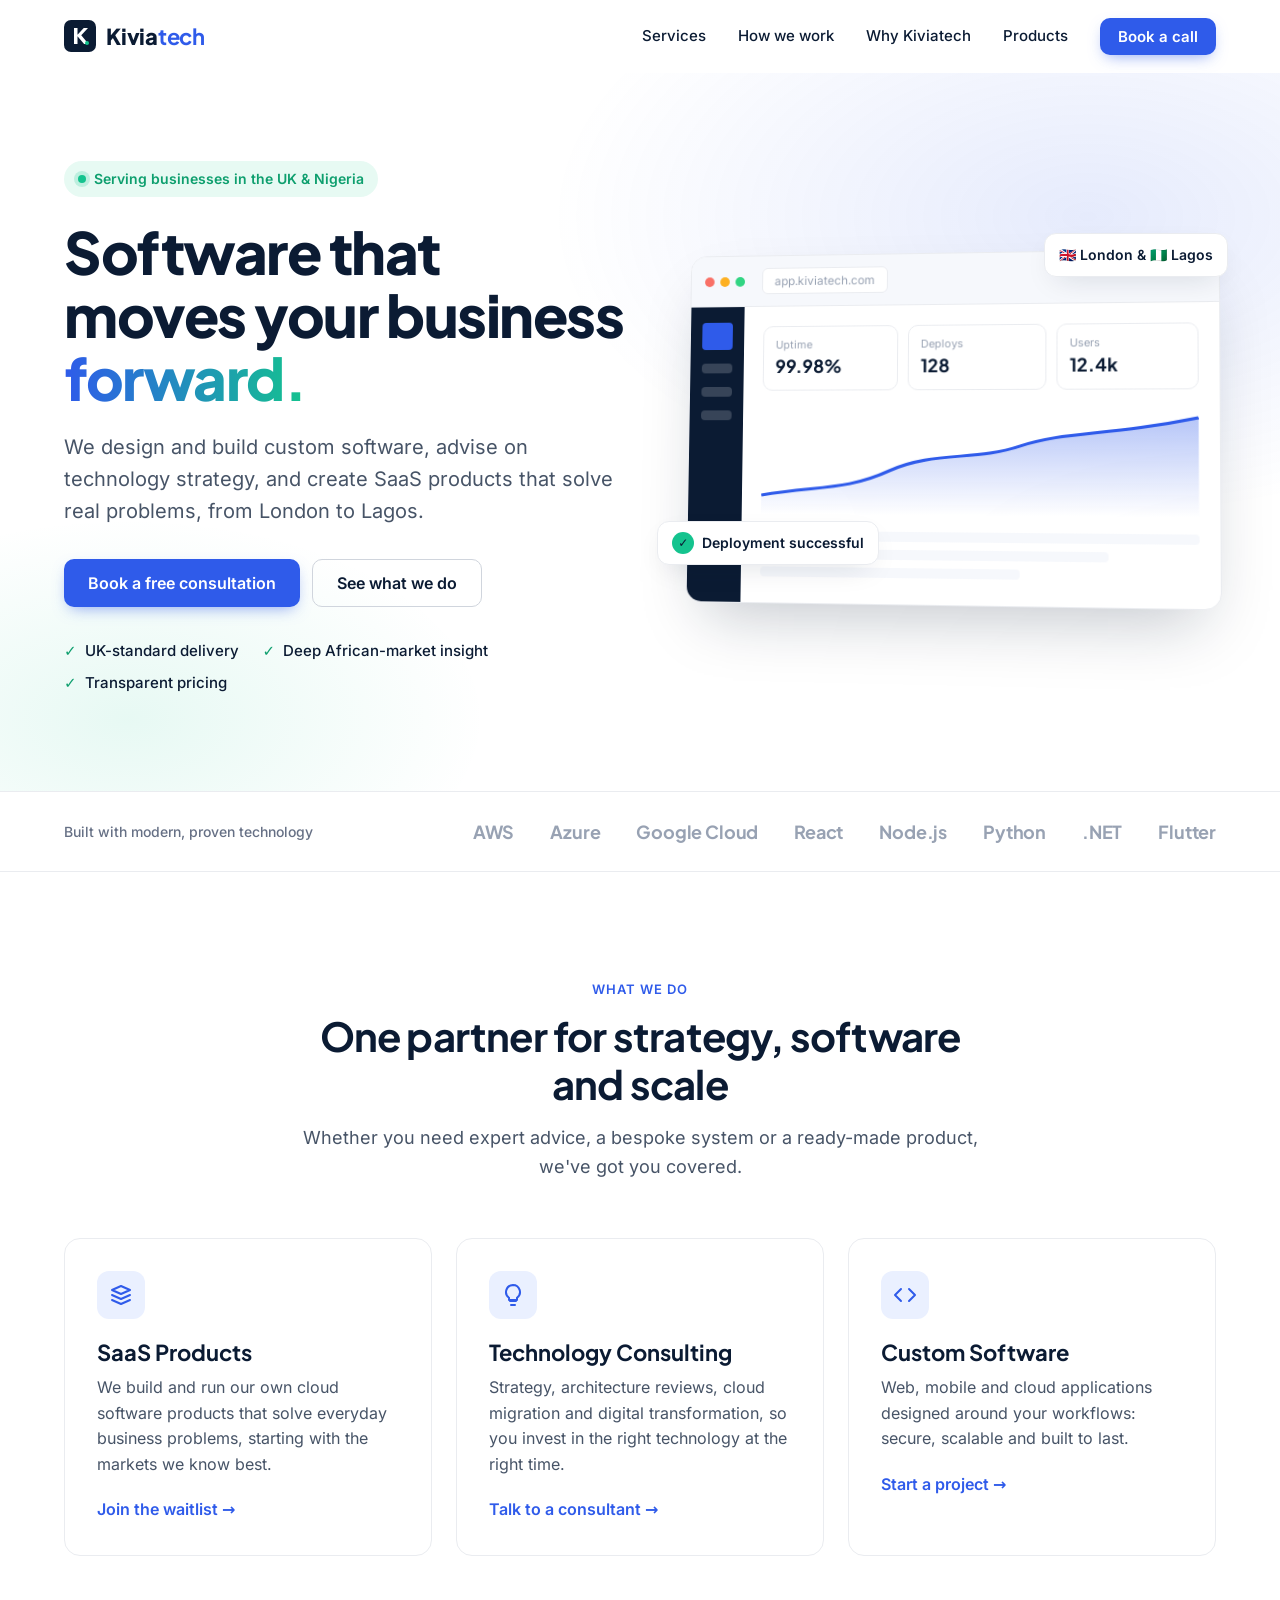
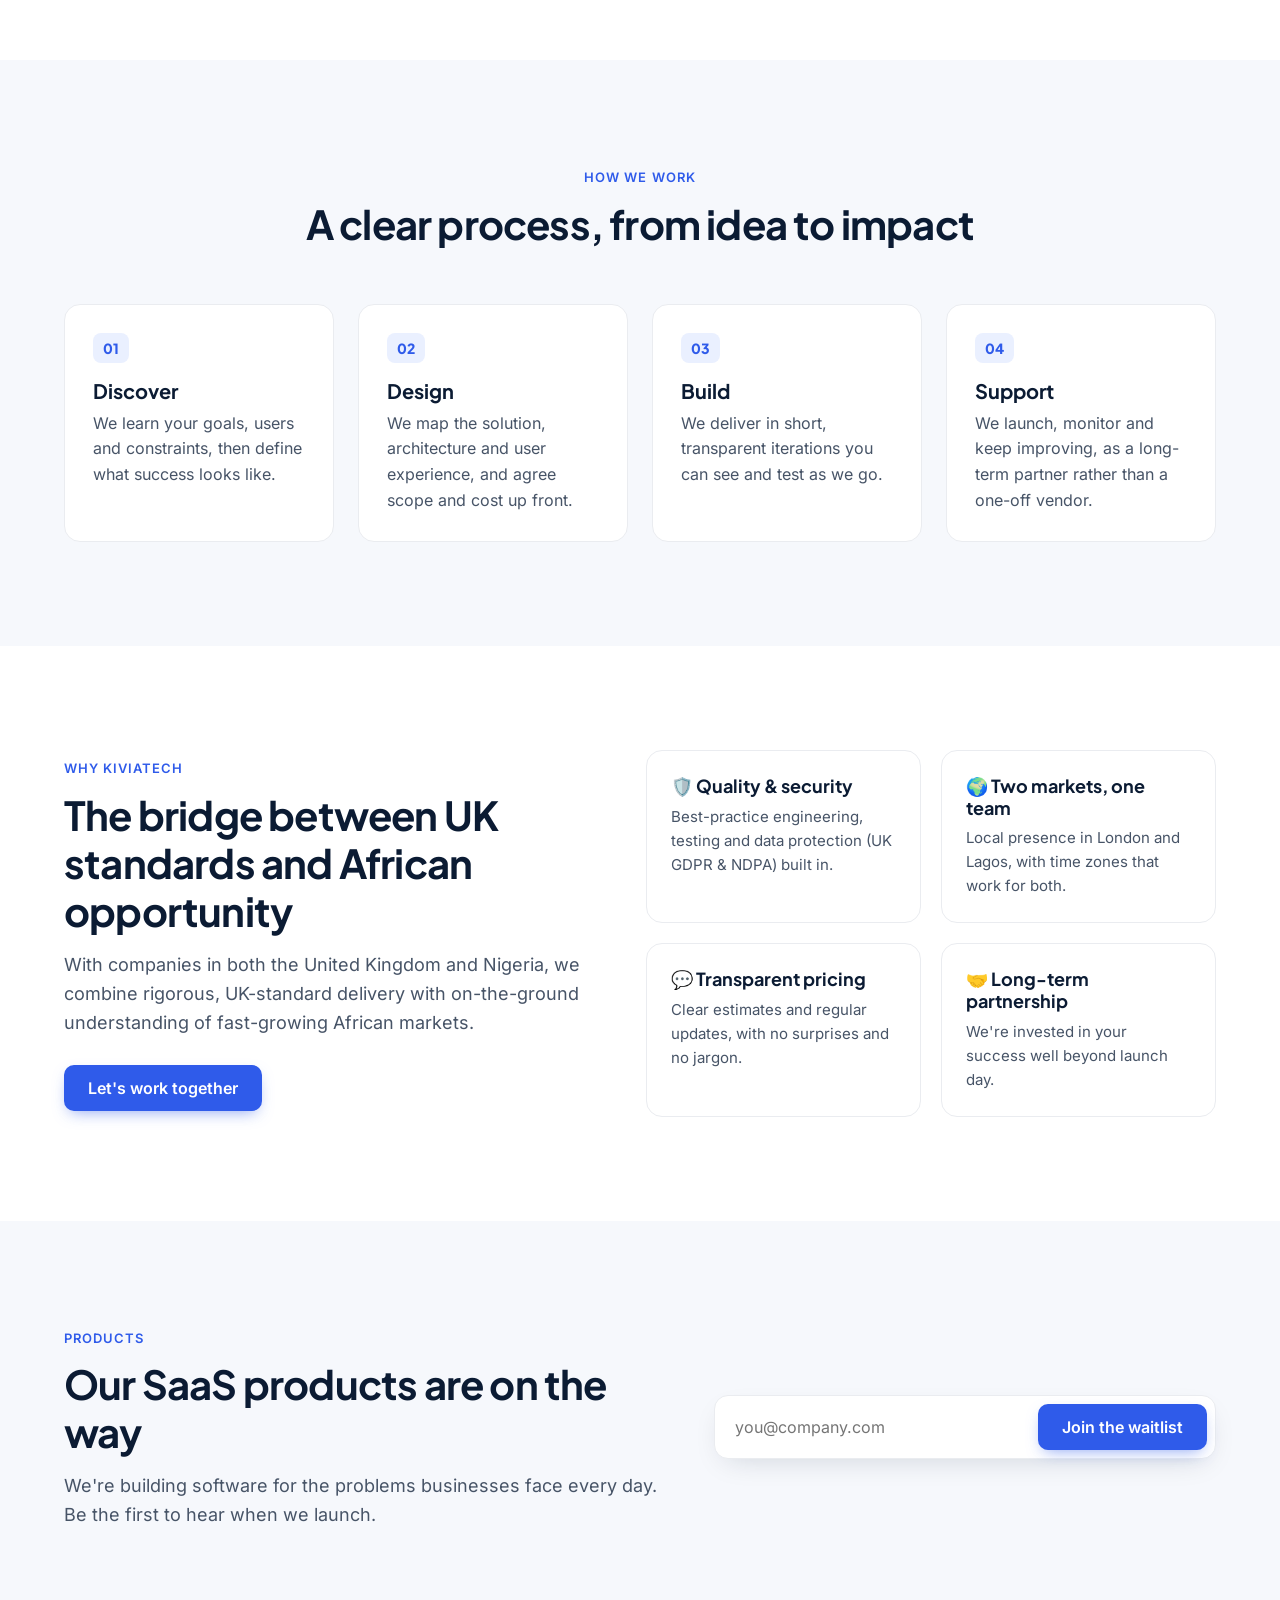
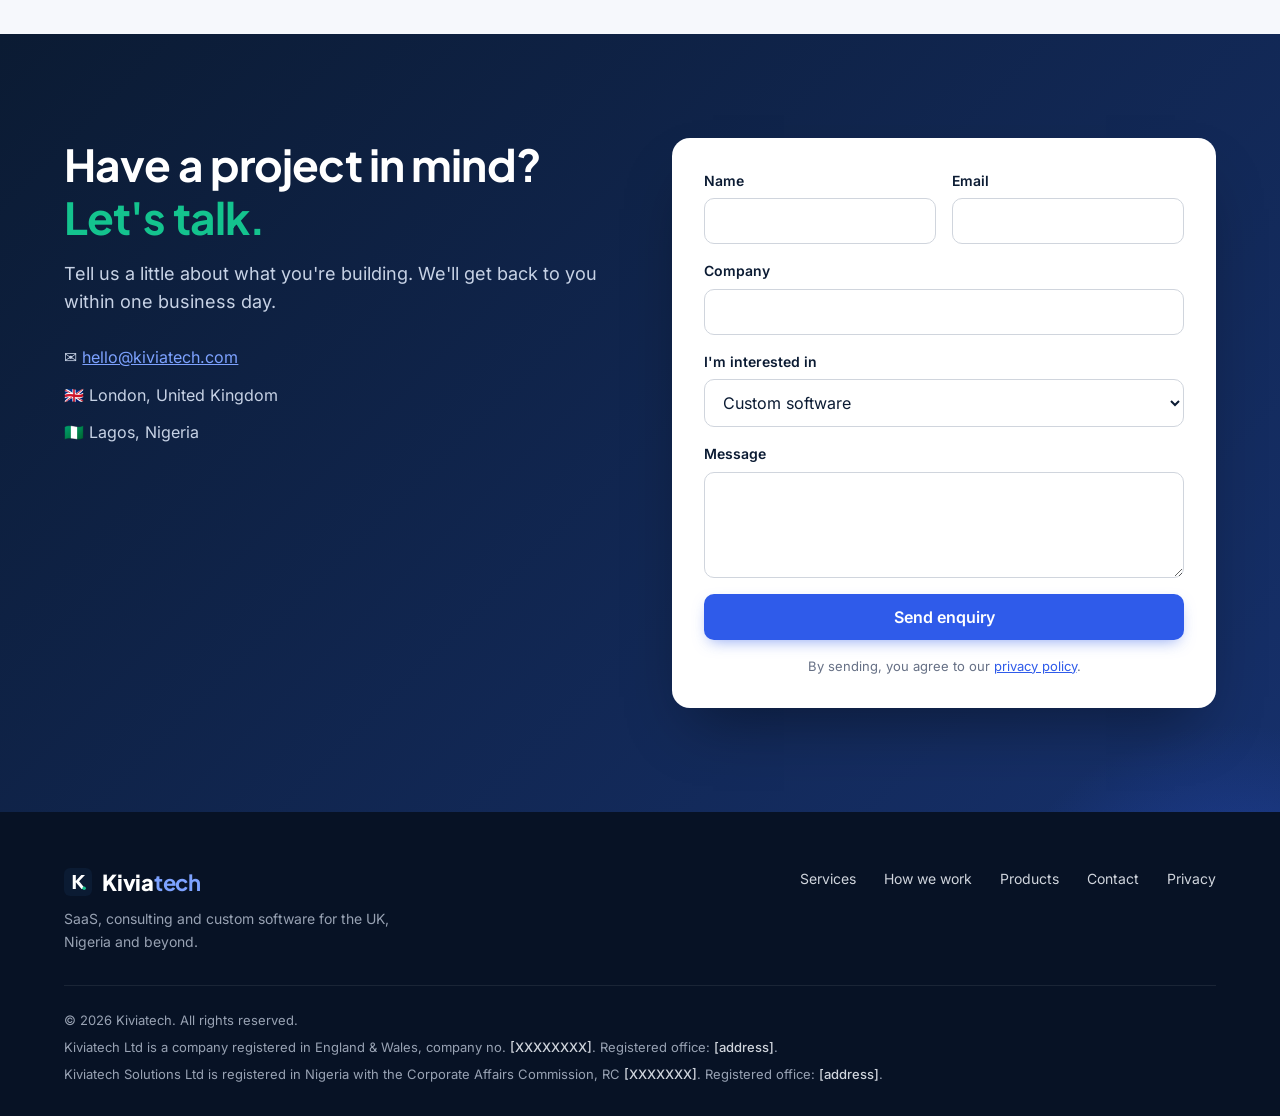
<file: index.html>
<!DOCTYPE html>
<html lang="en-GB">
<head>
  <meta charset="UTF-8">
  <meta name="viewport" content="width=device-width, initial-scale=1">
  <title>Kiviatech | SaaS, Consulting &amp; Custom Software (UK &amp; Nigeria)</title>
  <meta name="description" content="Kiviatech designs and builds custom software, advises on technology strategy, and creates SaaS products for businesses in the UK, Nigeria and beyond.">
  <meta property="og:title" content="Kiviatech | Software that moves your business forward">
  <meta property="og:description" content="SaaS products, technology consulting and custom software, from London to Lagos.">
  <meta property="og:type" content="website">
  <meta property="og:url" content="https://kiviatech.com">
  <meta name="theme-color" content="#0B1B33">
  <link rel="icon" href="assets/favicon.svg" type="image/svg+xml">
  <link rel="preload" href="assets/fonts/inter.woff2" as="font" type="font/woff2" crossorigin>
  <link rel="preload" href="assets/fonts/plus-jakarta-sans.woff2" as="font" type="font/woff2" crossorigin>
  <link rel="stylesheet" href="styles.css">
</head>
<body>
  <a class="skip" href="#main">Skip to content</a>

  <header class="nav" id="top">
    <div class="wrap nav__inner">
      <a href="#top" class="logo" aria-label="Kiviatech home">
        <img src="assets/favicon.svg" alt="" width="32" height="32">
        <span>Kivia<b>tech</b></span>
      </a>
      <button class="nav__toggle" aria-expanded="false" aria-controls="menu" aria-label="Open menu"><span></span><span></span><span></span></button>
      <nav id="menu" class="nav__menu" aria-label="Main">
        <a href="#services">Services</a>
        <a href="#process">How we work</a>
        <a href="#why">Why Kiviatech</a>
        <a href="#products">Products</a>
        <a href="#contact" class="btn btn--sm">Book a call</a>
      </nav>
    </div>
  </header>

  <main id="main">
    <!-- Hero -->
    <section class="hero">
      <div class="wrap hero__grid">
        <div class="hero__copy">
          <span class="badge"><span class="dot"></span> Serving businesses in the UK &amp; Nigeria</span>
          <h1>Software that moves your business <span class="grad">forward.</span></h1>
          <p class="lead">We design and build custom software, advise on technology strategy, and create SaaS products that solve real problems, from London to Lagos.</p>
          <div class="hero__cta">
            <a href="#contact" class="btn">Book a free consultation</a>
            <a href="#services" class="btn btn--ghost">See what we do</a>
          </div>
          <ul class="hero__points">
            <li>UK-standard delivery</li>
            <li>Deep African-market insight</li>
            <li>Transparent pricing</li>
          </ul>
        </div>
        <div class="hero__visual" aria-hidden="true">
          <div class="mock">
            <div class="mock__bar"><i></i><i></i><i></i><span>app.kiviatech.com</span></div>
            <div class="mock__body">
              <div class="mock__side"><b></b><b></b><b></b><b></b></div>
              <div class="mock__main">
                <div class="mock__stats">
                  <div><small>Uptime</small><strong>99.98%</strong></div>
                  <div><small>Deploys</small><strong>128</strong></div>
                  <div><small>Users</small><strong>12.4k</strong></div>
                </div>
                <svg class="mock__chart" viewBox="0 0 300 110" preserveAspectRatio="none">
                  <defs><linearGradient id="g" x1="0" x2="0" y1="0" y2="1"><stop offset="0" stop-color="#2F5BEA" stop-opacity=".35"/><stop offset="1" stop-color="#2F5BEA" stop-opacity="0"/></linearGradient></defs>
                  <path d="M0 90 C40 80 60 85 90 65 S150 55 180 40 240 30 300 12 V110 H0Z" fill="url(#g)"/>
                  <path d="M0 90 C40 80 60 85 90 65 S150 55 180 40 240 30 300 12" fill="none" stroke="#2F5BEA" stroke-width="3"/>
                </svg>
                <div class="mock__rows"><span></span><span></span><span></span></div>
              </div>
            </div>
          </div>
          <div class="float float--a"><span class="tick">✓</span> Deployment successful</div>
          <div class="float float--b">🇬🇧 London &amp; 🇳🇬 Lagos</div>
        </div>
      </div>
    </section>

    <!-- Trust strip -->
    <section class="strip">
      <div class="wrap strip__inner">
        <p>Built with modern, proven technology</p>
        <ul>
          <li>AWS</li><li>Azure</li><li>Google Cloud</li><li>React</li><li>Node.js</li><li>Python</li><li>.NET</li><li>Flutter</li>
        </ul>
      </div>
    </section>

    <!-- Services -->
    <section class="section" id="services">
      <div class="wrap">
        <div class="section__head">
          <span class="eyebrow">What we do</span>
          <h2>One partner for strategy, software and scale</h2>
          <p>Whether you need expert advice, a bespoke system or a ready-made product, we've got you covered.</p>
        </div>
        <div class="cards">
          <article class="card reveal">
            <div class="icon"><svg viewBox="0 0 24 24"><path d="M3 7l9-4 9 4-9 4-9-4zm0 5l9 4 9-4M3 17l9 4 9-4"/></svg></div>
            <h3>SaaS Products</h3>
            <p>We build and run our own cloud software products that solve everyday business problems, starting with the markets we know best.</p>
            <a href="#products" class="link">Join the waitlist →</a>
          </article>
          <article class="card reveal">
            <div class="icon"><svg viewBox="0 0 24 24"><path d="M9 18h6M10 22h4M12 2a7 7 0 0 0-4 12.7V17h8v-2.3A7 7 0 0 0 12 2z"/></svg></div>
            <h3>Technology Consulting</h3>
            <p>Strategy, architecture reviews, cloud migration and digital transformation, so you invest in the right technology at the right time.</p>
            <a href="#contact" class="link">Talk to a consultant →</a>
          </article>
          <article class="card reveal">
            <div class="icon"><svg viewBox="0 0 24 24"><path d="M16 18l6-6-6-6M8 6l-6 6 6 6"/></svg></div>
            <h3>Custom Software</h3>
            <p>Web, mobile and cloud applications designed around your workflows: secure, scalable and built to last.</p>
            <a href="#contact" class="link">Start a project →</a>
          </article>
        </div>
      </div>
    </section>

    <!-- Process -->
    <section class="section section--alt" id="process">
      <div class="wrap">
        <div class="section__head">
          <span class="eyebrow">How we work</span>
          <h2>A clear process, from idea to impact</h2>
        </div>
        <ol class="steps">
          <li class="reveal"><span>01</span><h3>Discover</h3><p>We learn your goals, users and constraints, then define what success looks like.</p></li>
          <li class="reveal"><span>02</span><h3>Design</h3><p>We map the solution, architecture and user experience, and agree scope and cost up front.</p></li>
          <li class="reveal"><span>03</span><h3>Build</h3><p>We deliver in short, transparent iterations you can see and test as we go.</p></li>
          <li class="reveal"><span>04</span><h3>Support</h3><p>We launch, monitor and keep improving, as a long-term partner rather than a one-off vendor.</p></li>
        </ol>
      </div>
    </section>

    <!-- Why -->
    <section class="section" id="why">
      <div class="wrap why">
        <div class="why__copy">
          <span class="eyebrow">Why Kiviatech</span>
          <h2>The bridge between UK standards and African opportunity</h2>
          <p>With companies in both the United Kingdom and Nigeria, we combine rigorous, UK-standard delivery with on-the-ground understanding of fast-growing African markets.</p>
          <a href="#contact" class="btn">Let's work together</a>
        </div>
        <div class="why__grid">
          <div class="feature reveal"><h3>🛡️ Quality &amp; security</h3><p>Best-practice engineering, testing and data protection (UK GDPR &amp; NDPA) built in.</p></div>
          <div class="feature reveal"><h3>🌍 Two markets, one team</h3><p>Local presence in London and Lagos, with time zones that work for both.</p></div>
          <div class="feature reveal"><h3>💬 Transparent pricing</h3><p>Clear estimates and regular updates, with no surprises and no jargon.</p></div>
          <div class="feature reveal"><h3>🤝 Long-term partnership</h3><p>We're invested in your success well beyond launch day.</p></div>
        </div>
      </div>
    </section>

    <!-- Products / waitlist -->
    <section class="section section--alt" id="products">
      <div class="wrap waitlist">
        <div>
          <span class="eyebrow">Products</span>
          <h2>Our SaaS products are on the way</h2>
          <p>We're building software for the problems businesses face every day. Be the first to hear when we launch.</p>
        </div>
        <form class="waitlist__form" data-subject="Kiviatech product waitlist">
          <label for="wl-email" class="sr">Email address</label>
          <input id="wl-email" name="email" type="email" placeholder="you@company.com" required>
          <button class="btn" type="submit">Join the waitlist</button>
        </form>
      </div>
    </section>

    <!-- CTA / Contact -->
    <section class="cta" id="contact">
      <div class="wrap cta__grid">
        <div>
          <h2>Have a project in mind? <span class="accent">Let's talk.</span></h2>
          <p>Tell us a little about what you're building. We'll get back to you within one business day.</p>
          <ul class="contact">
            <li>✉️ <a href="mailto:hello@kiviatech.com">hello@kiviatech.com</a></li>
            <li>🇬🇧 London, United Kingdom</li>
            <li>🇳🇬 Lagos, Nigeria</li>
          </ul>
        </div>
        <form class="form" data-subject="New enquiry from kiviatech.com">
          <div class="form__row">
            <label>Name<input name="name" required autocomplete="name"></label>
            <label>Email<input name="email" type="email" required autocomplete="email"></label>
          </div>
          <label>Company<input name="company" autocomplete="organization"></label>
          <label>I'm interested in
            <select name="interest">
              <option>Custom software</option>
              <option>Technology consulting</option>
              <option>SaaS products</option>
              <option>Something else</option>
            </select>
          </label>
          <label>Message<textarea name="message" rows="4" required></textarea></label>
          <button class="btn btn--full" type="submit">Send enquiry</button>
          <p class="form__note">By sending, you agree to our <a href="privacy.html">privacy policy</a>.</p>
        </form>
      </div>
    </section>
  </main>

  <footer class="footer">
    <div class="wrap">
      <div class="footer__top">
        <div>
          <a href="#top" class="logo logo--light"><img src="assets/favicon.svg" alt="" width="28" height="28"><span>Kivia<b>tech</b></span></a>
          <p>SaaS, consulting and custom software for the UK, Nigeria and beyond.</p>
        </div>
        <nav aria-label="Footer">
          <a href="#services">Services</a><a href="#process">How we work</a><a href="#products">Products</a><a href="#contact">Contact</a><a href="privacy.html">Privacy</a>
        </nav>
      </div>
      <div class="footer__legal">
        <p>© <span id="year">2026</span> Kiviatech. All rights reserved.</p>
        <p>Kiviatech Ltd is a company registered in England &amp; Wales, company no. <strong>[XXXXXXXX]</strong>. Registered office: <strong>[address]</strong>.</p>
        <p>Kiviatech Solutions Ltd is registered in Nigeria with the Corporate Affairs Commission, RC <strong>[XXXXXXX]</strong>. Registered office: <strong>[address]</strong>.</p>
      </div>
    </div>
  </footer>

  <script src="script.js"></script>
</body>
</html>
</file>
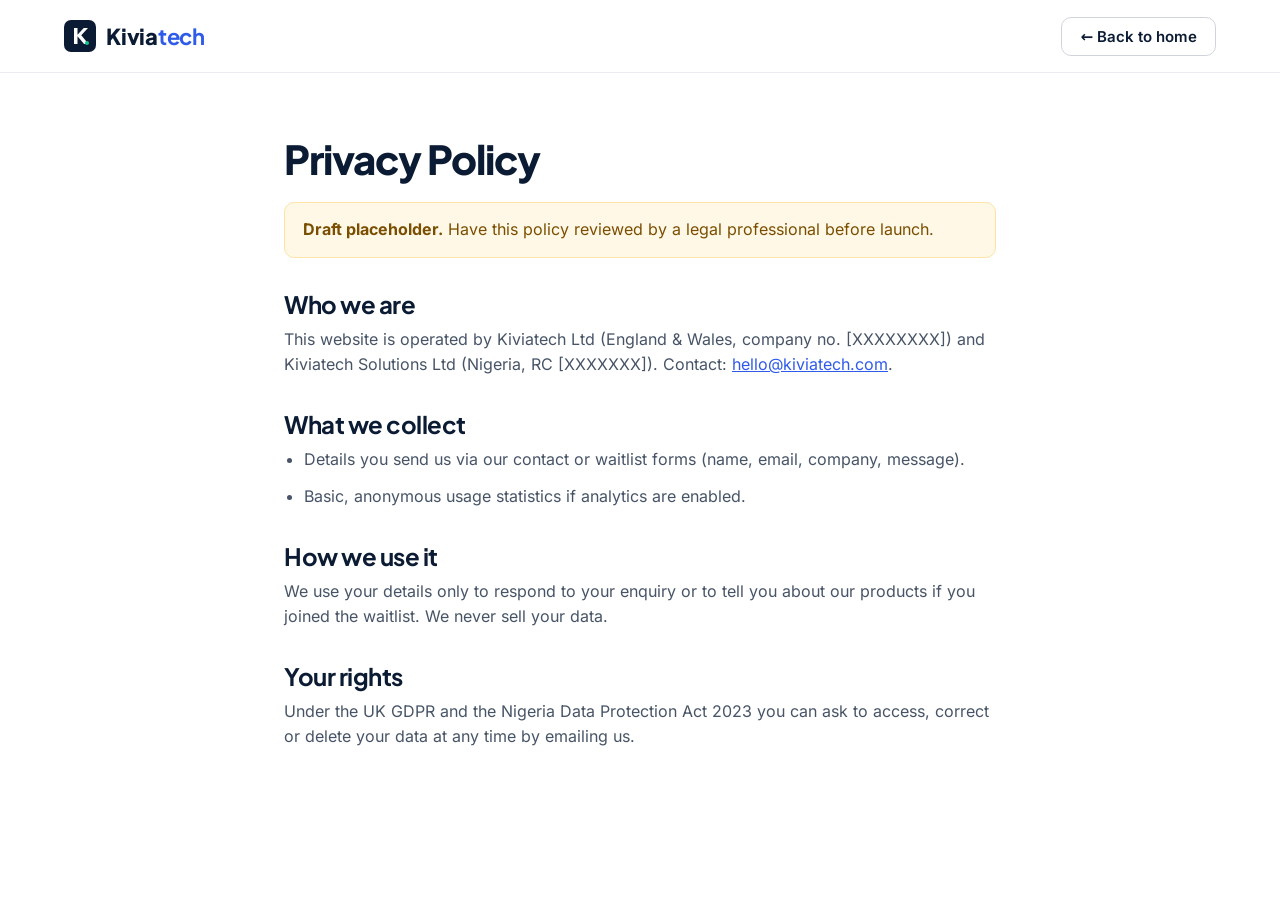
<file: privacy.html>
<!DOCTYPE html>
<html lang="en-GB">
<head>
  <meta charset="UTF-8"><meta name="viewport" content="width=device-width, initial-scale=1">
  <title>Privacy Policy | Kiviatech</title>
  <meta name="robots" content="noindex">
  <link rel="icon" href="assets/favicon.svg" type="image/svg+xml">
  <link rel="stylesheet" href="styles.css">
  <style>.doc{max-width:760px;padding:64px 24px 96px}.doc h1{font-size:40px}.doc h2{font-size:24px;margin:32px 0 8px}.doc p,.doc li{margin-bottom:12px}.doc ul{padding-left:20px}.note{background:#FFF8E6;border:1px solid #FDE3A7;color:#7A4E00;padding:14px 18px;border-radius:10px;margin:16px 0 24px}</style>
</head>
<body>
  <header class="nav scrolled"><div class="wrap nav__inner"><a href="index.html" class="logo"><img src="assets/favicon.svg" alt="" width="32" height="32"><span>Kivia<b>tech</b></span></a><a href="index.html" class="btn btn--sm btn--ghost">← Back to home</a></div></header>
  <main class="wrap doc">
    <h1>Privacy Policy</h1>
    <div class="note"><strong>Draft placeholder.</strong> Have this policy reviewed by a legal professional before launch.</div>
    <h2>Who we are</h2>
    <p>This website is operated by Kiviatech Ltd (England &amp; Wales, company no. [XXXXXXXX]) and Kiviatech Solutions Ltd (Nigeria, RC [XXXXXXX]). Contact: <a href="mailto:hello@kiviatech.com">hello@kiviatech.com</a>.</p>
    <h2>What we collect</h2>
    <ul><li>Details you send us via our contact or waitlist forms (name, email, company, message).</li><li>Basic, anonymous usage statistics if analytics are enabled.</li></ul>
    <h2>How we use it</h2>
    <p>We use your details only to respond to your enquiry or to tell you about our products if you joined the waitlist. We never sell your data.</p>
    <h2>Your rights</h2>
    <p>Under the UK GDPR and the Nigeria Data Protection Act 2023 you can ask to access, correct or delete your data at any time by emailing us.</p>
  </main>
</body>
</html>
</file>
<file: styles.css>
/* Self-hosted fonts (SIL Open Font License, see assets/fonts) */
@font-face{font-family:"Inter";font-style:normal;font-weight:100 900;font-display:swap;src:url("assets/fonts/inter.woff2") format("woff2")}
@font-face{font-family:"Plus Jakarta Sans";font-style:normal;font-weight:200 800;font-display:swap;src:url("assets/fonts/plus-jakarta-sans.woff2") format("woff2")}
:root{
  --navy:#0B1B33;--navy-2:#16306B;--blue:#2F5BEA;--blue-d:#2449C4;--green:#14C38E;--deep-green:#0E9F6E;
  --sky:#7DA2FF;--slate:#475467;--line:#EAECF0;--mist:#F6F8FC;--white:#fff;
  --radius:12px;--shadow:0 10px 30px -12px rgba(11,27,51,.18);
  --font-head:"Plus Jakarta Sans",system-ui,sans-serif;--font-body:Inter,system-ui,sans-serif;
}
*{box-sizing:border-box;margin:0;padding:0}
html{scroll-behavior:smooth;scroll-padding-top:80px}
body{font-family:var(--font-body);color:var(--slate);background:var(--white);line-height:1.6;-webkit-font-smoothing:antialiased}
img,svg{display:block;max-width:100%}
a{color:var(--blue)}
h1,h2,h3{font-family:var(--font-head);color:var(--navy);line-height:1.2}
.wrap{max-width:1200px;margin:0 auto;padding:0 24px}
.sr{position:absolute;width:1px;height:1px;overflow:hidden;clip:rect(0 0 0 0)}
.skip{position:absolute;left:-999px;top:8px;background:var(--navy);color:#fff;padding:8px 14px;border-radius:8px;z-index:100}
.skip:focus{left:8px}
:focus-visible{outline:3px solid var(--sky);outline-offset:2px}

/* Buttons */
.btn{display:inline-flex;align-items:center;justify-content:center;gap:8px;background:var(--blue);color:#fff;border:0;font:600 16px/1 var(--font-body);padding:15px 24px;border-radius:10px;text-decoration:none;cursor:pointer;transition:background .2s,transform .2s,box-shadow .2s;box-shadow:0 6px 16px -6px rgba(47,91,234,.6)}
.btn:hover{background:var(--blue-d);transform:translateY(-1px)}
.btn--ghost{background:transparent;color:var(--navy);border:1px solid #D0D5DD;box-shadow:none}
.btn--ghost:hover{background:var(--mist)}
.btn--sm{padding:11px 18px;font-size:15px}
.btn--full{width:100%}

/* Nav */
.nav{position:sticky;top:0;z-index:50;background:rgba(255,255,255,.85);backdrop-filter:saturate(180%) blur(12px);border-bottom:1px solid transparent;transition:border-color .2s}
.nav.scrolled{border-color:var(--line)}
.nav__inner{display:flex;align-items:center;justify-content:space-between;height:72px}
.logo{display:flex;align-items:center;gap:10px;text-decoration:none;font:800 22px var(--font-head);color:var(--navy);letter-spacing:-.01em}
.logo b{color:var(--blue)}
.logo--light{color:#fff}.logo--light b{color:var(--sky)}
.nav__menu{display:flex;align-items:center;gap:32px}
.nav__menu a:not(.btn){color:var(--navy);text-decoration:none;font-weight:500;font-size:15px}
.nav__menu a:not(.btn):hover{color:var(--blue)}
.nav__toggle{display:none;background:none;border:0;width:40px;height:40px;cursor:pointer;flex-direction:column;justify-content:center;gap:5px;align-items:center}
.nav__toggle span{width:22px;height:2px;background:var(--navy);border-radius:2px;transition:.2s}

/* Hero */
.hero{position:relative;padding:88px 0 96px;overflow:hidden;background:radial-gradient(60% 60% at 85% 20%,rgba(47,91,234,.12),transparent 70%),radial-gradient(40% 40% at 10% 90%,rgba(20,195,142,.10),transparent 70%)}
.hero__grid{display:grid;grid-template-columns:1.05fr 1fr;gap:56px;align-items:center}
.badge{display:inline-flex;align-items:center;gap:8px;background:#E7FAF3;color:var(--deep-green);padding:7px 14px;border-radius:999px;font-size:14px;font-weight:600;margin-bottom:24px}
.dot{width:8px;height:8px;border-radius:50%;background:var(--green);box-shadow:0 0 0 4px rgba(20,195,142,.2)}
h1{font-size:clamp(38px,5.2vw,58px);font-weight:800;letter-spacing:-.025em;line-height:1.08;margin-bottom:22px}
.grad{background:linear-gradient(90deg,var(--blue),var(--green));-webkit-background-clip:text;background-clip:text;color:transparent}
.lead{font-size:clamp(17px,1.6vw,20px);max-width:560px;margin-bottom:32px}
.hero__cta{display:flex;flex-wrap:wrap;gap:12px;margin-bottom:32px}
.hero__points{display:flex;flex-wrap:wrap;gap:8px 24px;list-style:none;font-size:15px;font-weight:500;color:var(--navy)}
.hero__points li::before{content:"✓";color:var(--deep-green);font-weight:700;margin-right:8px}

/* Hero mock */
.hero__visual{position:relative}
.mock{background:#fff;border:1px solid var(--line);border-radius:16px;box-shadow:0 30px 60px -20px rgba(11,27,51,.25);overflow:hidden;transform:perspective(1200px) rotateY(-6deg) rotateX(3deg)}
.mock__bar{display:flex;align-items:center;gap:6px;padding:12px 14px;border-bottom:1px solid var(--line);background:var(--mist)}
.mock__bar i{width:10px;height:10px;border-radius:50%;background:#D0D5DD}
.mock__bar i:first-child{background:#F97066}.mock__bar i:nth-child(2){background:#FDB022}.mock__bar i:nth-child(3){background:#32D583}
.mock__bar span{margin-left:12px;font-size:12px;color:#98A2B3;background:#fff;border:1px solid var(--line);padding:3px 12px;border-radius:6px}
.mock__body{display:grid;grid-template-columns:56px 1fr;min-height:300px}
.mock__side{background:var(--navy);padding:16px 12px;display:flex;flex-direction:column;gap:14px}
.mock__side b{height:10px;border-radius:4px;background:rgba(255,255,255,.18)}
.mock__side b:first-child{height:28px;background:var(--blue)}
.mock__main{padding:20px}
.mock__stats{display:grid;grid-template-columns:repeat(3,1fr);gap:10px;margin-bottom:16px}
.mock__stats div{border:1px solid var(--line);border-radius:10px;padding:10px 12px}
.mock__stats small{display:block;font-size:11px;color:#98A2B3}
.mock__stats strong{font:700 18px var(--font-head);color:var(--navy)}
.mock__chart{width:100%;height:110px;margin-bottom:16px}
.mock__rows{display:grid;gap:8px}
.mock__rows span{height:10px;border-radius:4px;background:var(--mist)}
.mock__rows span:nth-child(2){width:80%}.mock__rows span:nth-child(3){width:60%}
.float{position:absolute;background:#fff;border:1px solid var(--line);box-shadow:var(--shadow);border-radius:12px;padding:10px 14px;font-size:14px;font-weight:600;color:var(--navy);display:flex;align-items:center;gap:8px;animation:bob 5s ease-in-out infinite}
.float--a{left:-24px;bottom:40px}
.float--b{right:-12px;top:-18px;animation-delay:-2.5s}
.tick{display:grid;place-items:center;width:22px;height:22px;border-radius:50%;background:var(--green);color:var(--navy);font-size:12px}
@keyframes bob{50%{transform:translateY(-8px)}}

/* Strip */
.strip{border-block:1px solid var(--line);padding:28px 0}
.strip__inner{display:flex;align-items:center;gap:32px;flex-wrap:wrap;justify-content:space-between}
.strip p{font-size:14px;font-weight:500;color:#667085}
.strip ul{display:flex;flex-wrap:wrap;gap:12px 36px;list-style:none}
.strip li{font:700 18px var(--font-head);color:#98A2B3;letter-spacing:-.01em}

/* Sections */
.section{padding:104px 0}
.section--alt{background:var(--mist)}
.section__head{text-align:center;max-width:680px;margin:0 auto 56px}
.eyebrow{display:inline-block;font-size:13px;font-weight:600;letter-spacing:.08em;text-transform:uppercase;color:var(--blue);margin-bottom:12px}
h2{font-size:clamp(28px,3.4vw,40px);font-weight:700;letter-spacing:-.02em;margin-bottom:16px}
.section__head p{font-size:18px}

/* Cards */
.cards{display:grid;grid-template-columns:repeat(3,1fr);gap:24px}
.card{background:#fff;border:1px solid var(--line);border-radius:16px;padding:32px;transition:transform .25s,box-shadow .25s,border-color .25s}
.card:hover{transform:translateY(-4px);box-shadow:var(--shadow);border-color:#D5DEFB}
.icon{width:48px;height:48px;border-radius:12px;background:#EAF0FF;display:grid;place-items:center;margin-bottom:20px}
.icon svg{width:24px;height:24px;fill:none;stroke:var(--blue);stroke-width:2;stroke-linecap:round;stroke-linejoin:round}
.card h3{font-size:22px;font-weight:700;margin-bottom:10px}
.card p{margin-bottom:20px}
.link{font-weight:600;text-decoration:none}
.link:hover{text-decoration:underline}

/* Steps */
.steps{display:grid;grid-template-columns:repeat(4,1fr);gap:24px;list-style:none;counter-reset:s}
.steps li{position:relative;background:#fff;border:1px solid var(--line);border-radius:16px;padding:28px}
.steps span{display:inline-block;font:800 14px var(--font-head);color:var(--blue);background:#EAF0FF;border-radius:8px;padding:6px 10px;margin-bottom:16px}
.steps h3{font-size:20px;margin-bottom:8px}

/* Why */
.why{display:grid;grid-template-columns:1fr 1.1fr;gap:64px;align-items:center}
.why__copy p{font-size:18px;margin-bottom:28px}
.why__grid{display:grid;grid-template-columns:1fr 1fr;gap:20px}
.feature{border:1px solid var(--line);border-radius:16px;padding:24px;background:#fff}
.feature h3{font-size:18px;margin-bottom:8px}
.feature p{font-size:15px}

/* Waitlist */
.waitlist{display:grid;grid-template-columns:1.2fr 1fr;gap:48px;align-items:center}
.waitlist p{font-size:18px}
.waitlist__form{display:flex;gap:10px;background:#fff;border:1px solid var(--line);border-radius:14px;padding:8px;box-shadow:var(--shadow)}
.waitlist__form input{flex:1;border:0;padding:0 12px;font:16px var(--font-body);min-width:0;background:transparent}
.waitlist__form input:focus{outline:none}

/* CTA */
.cta{background:linear-gradient(135deg,var(--navy) 0%,var(--navy-2) 100%);color:#C7D2E5;padding:104px 0;position:relative;overflow:hidden}
.cta::before{content:"";position:absolute;inset:auto -20% -60% auto;width:600px;height:600px;background:radial-gradient(circle,rgba(47,91,234,.45),transparent 60%)}
.cta__grid{position:relative;display:grid;grid-template-columns:1fr 1fr;gap:64px;align-items:start}
.cta h2{color:#fff;font-size:clamp(30px,3.6vw,44px)}
.accent{color:var(--green)}
.cta p{font-size:18px;margin-bottom:28px}
.contact{list-style:none;display:grid;gap:12px;font-size:16px}
.contact a{color:var(--sky)}
.form{background:#fff;border-radius:18px;padding:32px;display:grid;gap:16px;box-shadow:0 30px 60px -20px rgba(0,0,0,.4)}
.form__row{display:grid;grid-template-columns:1fr 1fr;gap:16px}
.form label{display:grid;gap:6px;font-size:14px;font-weight:600;color:var(--navy)}
.form input,.form select,.form textarea{font:16px var(--font-body);color:var(--navy);border:1px solid #D0D5DD;border-radius:10px;padding:12px 14px;background:#fff;width:100%}
.form input:focus,.form select:focus,.form textarea:focus{outline:none;border-color:var(--blue);box-shadow:0 0 0 4px rgba(47,91,234,.15)}
.cta .form__note{font-size:13px;color:#667085;margin:0;text-align:center}

/* Footer */
.footer{background:#071225;color:#98A2B3;padding:56px 0 32px;font-size:14px}
.footer__top{display:flex;justify-content:space-between;gap:32px;flex-wrap:wrap;padding-bottom:32px;border-bottom:1px solid rgba(255,255,255,.08)}
.footer__top p{margin-top:12px;max-width:340px}
.footer nav{display:flex;flex-wrap:wrap;gap:12px 28px;align-items:flex-start}
.footer nav a{color:#D0D5DD;text-decoration:none}
.footer nav a:hover{color:#fff}
.footer__legal{padding-top:24px;display:grid;gap:6px;font-size:13px}
.footer__legal strong{color:#D0D5DD;font-weight:500}

/* Reveal */
.reveal{opacity:0;transform:translateY(16px);transition:opacity .6s ease,transform .6s ease}
.reveal.in{opacity:1;transform:none}
@media (prefers-reduced-motion:reduce){*{animation:none!important;transition:none!important;scroll-behavior:auto!important}.reveal{opacity:1;transform:none}}

/* Responsive */
@media (max-width:1024px){
  .hero__grid,.why,.cta__grid,.waitlist{grid-template-columns:1fr}
  .hero__visual{max-width:560px;margin:0 auto;width:100%}
  .steps{grid-template-columns:repeat(2,1fr)}
}
@media (max-width:820px){
  .nav__toggle{display:flex}
  .nav__menu{position:absolute;top:72px;left:0;right:0;background:#fff;flex-direction:column;align-items:stretch;gap:0;padding:12px 24px 24px;border-bottom:1px solid var(--line);box-shadow:var(--shadow);display:none}
  .nav__menu.open{display:flex}
  .nav__menu a:not(.btn){padding:14px 0;border-bottom:1px solid var(--line)}
  .nav__menu .btn{margin-top:16px}
  .nav__toggle[aria-expanded="true"] span:nth-child(1){transform:translateY(7px) rotate(45deg)}
  .nav__toggle[aria-expanded="true"] span:nth-child(2){opacity:0}
  .nav__toggle[aria-expanded="true"] span:nth-child(3){transform:translateY(-7px) rotate(-45deg)}
  .cards{grid-template-columns:1fr}
  .section,.cta{padding:72px 0}
  .hero{padding:56px 0 72px}
}
@media (max-width:560px){
  .steps,.why__grid,.form__row{grid-template-columns:1fr}
  .float--a{left:8px}.float--b{right:8px}
  .waitlist__form{flex-direction:column}
  .waitlist__form input{padding:12px}
  .hero__cta .btn{width:100%}
  .form{padding:24px}
}
</file>
